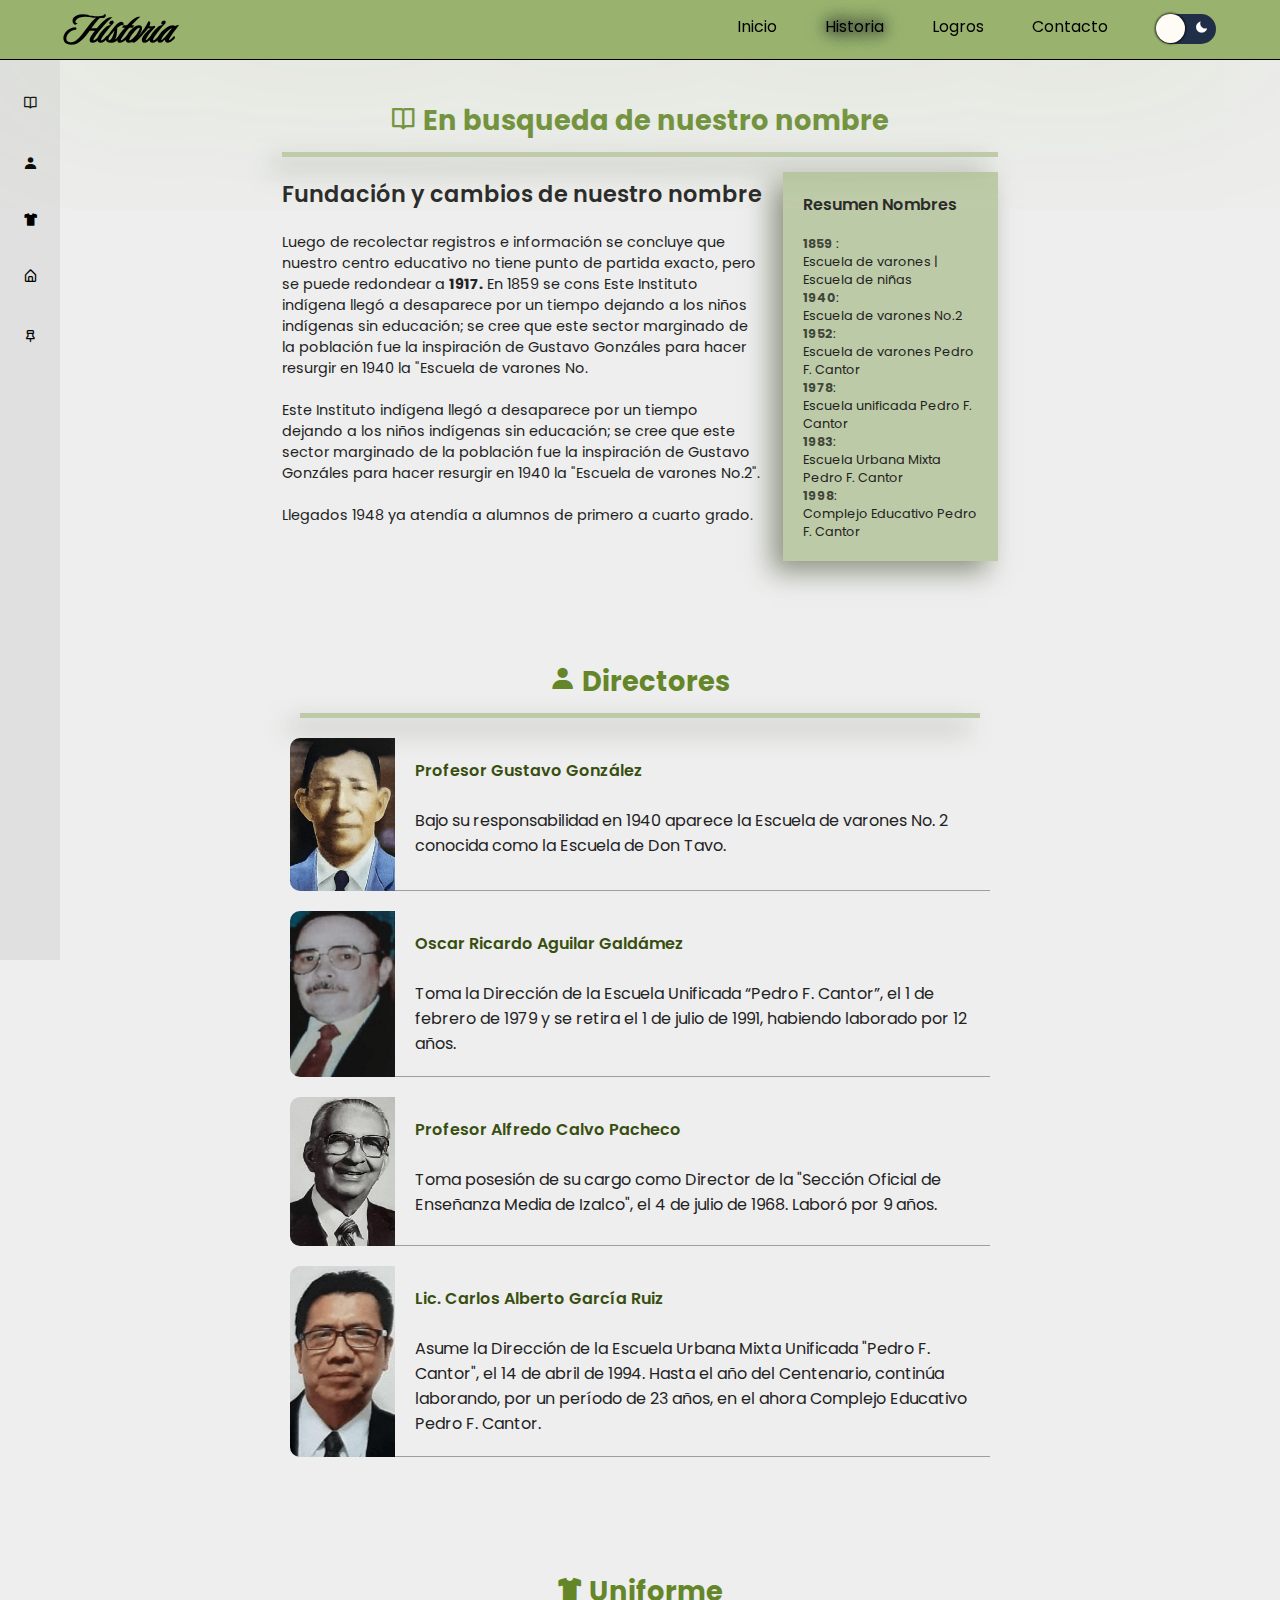
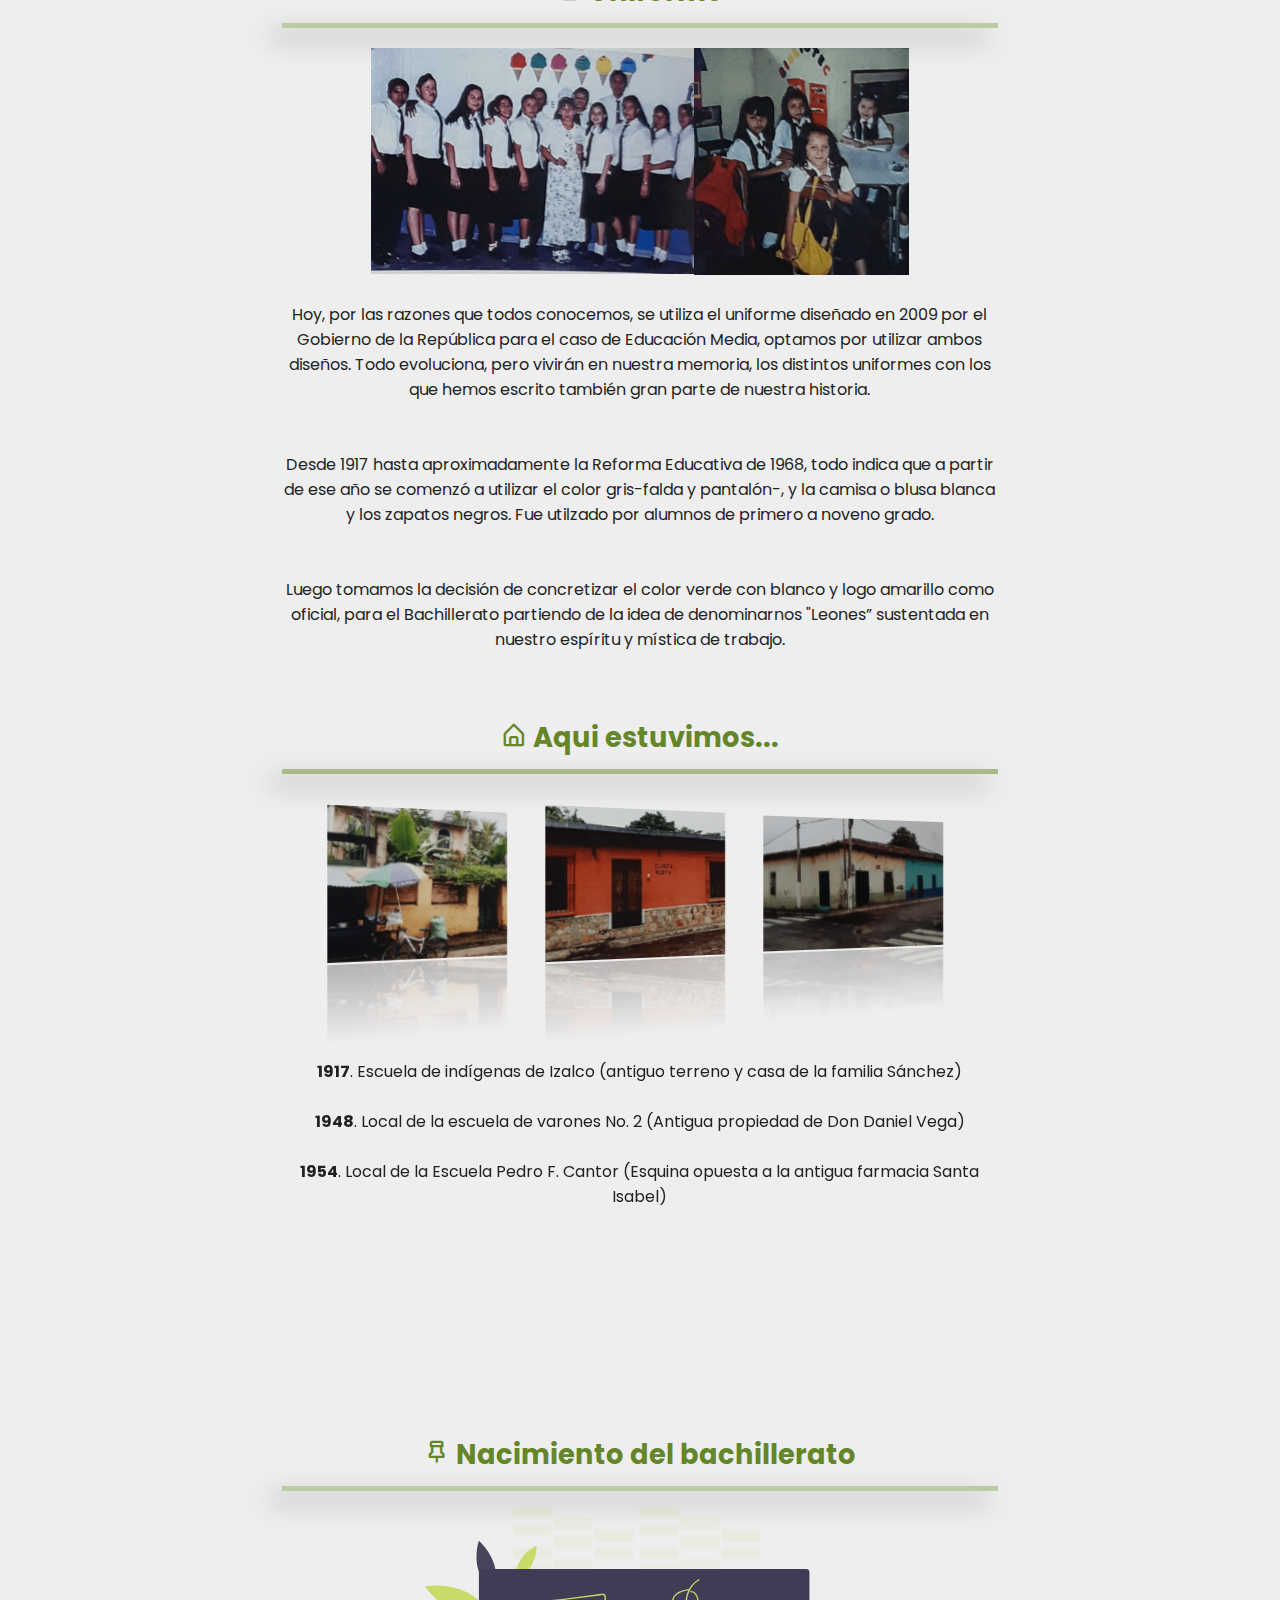
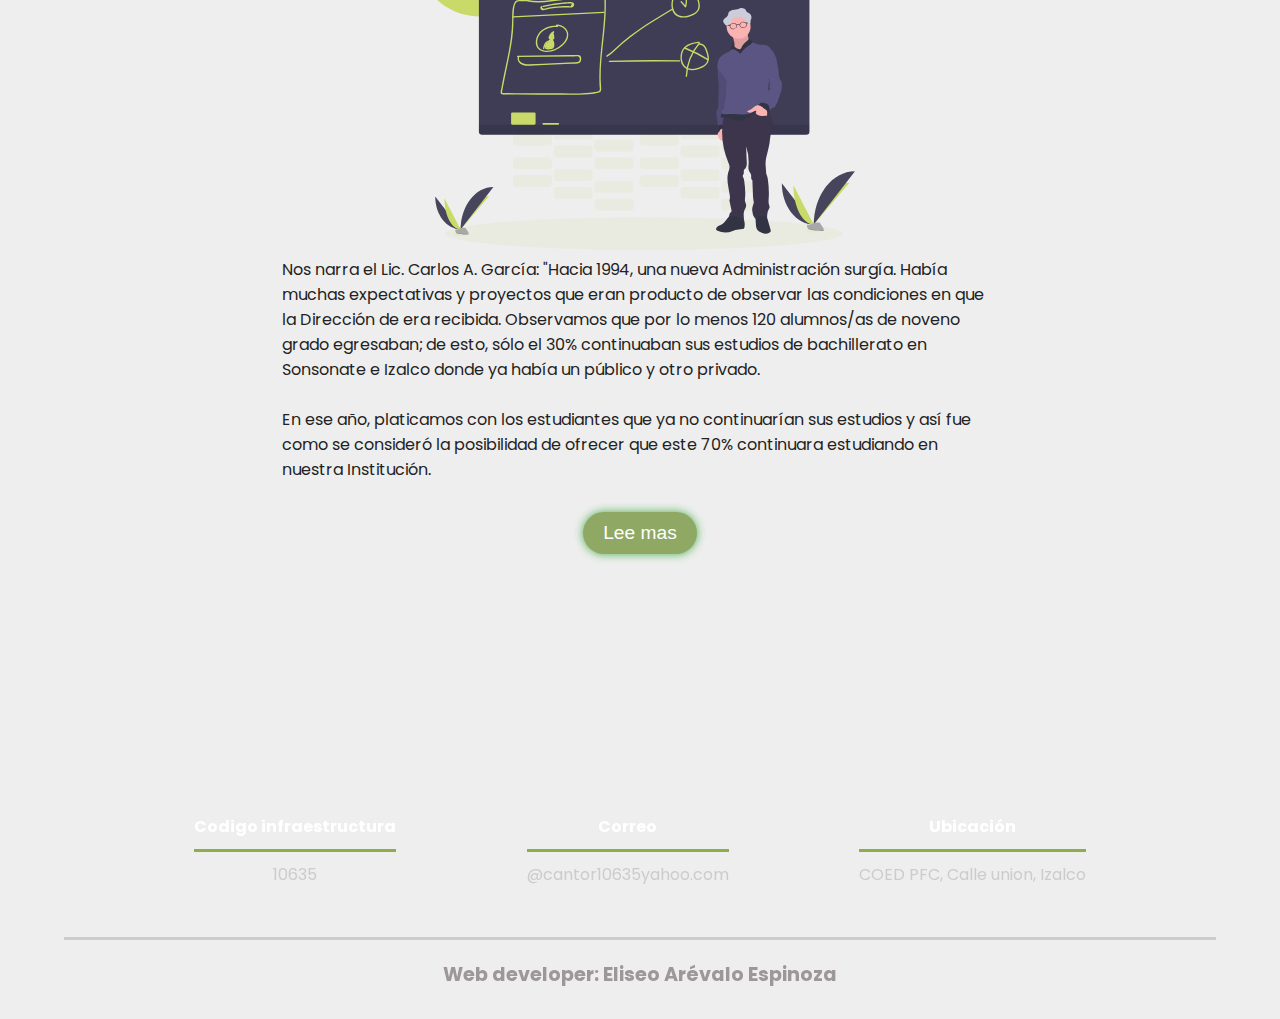
<file: historia.html>
<!DOCTYPE html>
<html lang="es">
<head>
    <meta charset="UTF-8">
    <meta http-equiv="X-UA-Compatible" content="IE=edge">
    <meta name="viewport" content="width=device-width, initial-scale=1.0">
    <title>HISTORIA | PFC</title>
    <link rel="stylesheet" href="./assets/css/estilos_generales.css">

    <link rel="stylesheet" href="./assets/css/historia.css">
    
    <link href='https://unpkg.com/boxicons@2.1.1/css/boxicons.min.css' rel='stylesheet'>
</head>
<body>

    <nav class="nav">

        <div class="nav__container">

            <h1 class="nav__logo">Historia</h1>

            <input type="checkbox" id="menu" class="nav__input">
            <label for="menu" class="nav__label">


                <div class="nav__img" id="menu" onclick="myFunction(this)">
                    <div class="linea-1"></div>
                    <div class="linea-2"></div>
                    <div class="linea-3"></div>
                </div>
                  <!-- <div class="menu-container" id="menu"></div> -->
 


                   <!-- <img src="./assets/svg/menu.svg" class="nav__img" alt=""> -->
               
            </label>

           


            <div class="nav__menu">
                <a href="./index.html" class="nav__item">Inicio</a>
                <a href="./historia.html" class="nav__item" id="actual-item">Historia</a>
                <a href="#" class="nav__item">Logros</a>
                <a href="#" class="nav__item">Contacto</a>

                <ul>
                    <button class="bdark " id="bdark">
                        <span><i class='bx bxs-sun'></i></span>
                        <span><i class='bx bxs-moon' ></i></span>
                        
                </ul
            </div>
            

        </div>
    </nav>



    <div class="area"></div>
    <nav class="main-menu" >
        <ul class="aaa">
            <li class="has-subnav">
                <a href="#">
                   <p class="fa"> <i class='bx bx-book-open'></i> </p>
                    <span class="nav-text">
                        En busqueda de nuestro nombre
                    </span>
                </a>
                
            </li>
            <li class="has-subnav">
                <a href="#directores">
                    <p class="fa"> <i class='bx bxs-user'></i> </p>
                    <span class="nav-text">
                        Directores
                    </span>
                </a>
                
            </li>
            <li class="has-subnav">
                <a href="#uniforme">
                    <p class="fa"> <i class='bx bxs-t-shirt'></i> </p>
                    <span class="nav-text">
                        Uniforme
                    </span>
                </a>
                
            </li>
            <li class="has-subnav">
                <a href="#aqui">
                    <p class="fa"> <i class='bx bx-home-alt'></i>  </p>
                    <span class="nav-text">
                        Aqui estuvimos
                    </span>
                </a>
                
            </li>
            <li class="has-subnav">
                <a href="#bachillerato">
                    <p class="fa"> <i class='bx bx-pin'></i> </p>
                    <span class="nav-text">
                        Nacimiento del bachillerato
                    </span>
                </a>
              <!--  
            </li>
            <li class="has-subnav">
                <a href="#">
                   <i class="fa"> T</i>
                    <span class="nav-text">
                        Forms
                    </span>
                </a>
                
            </li>
            <li class="has-subnav">
                <a href="#">
                   <i class="fa">N</i>
                    <span class="nav-text">
                        Forms
                    </span>
                </a>
                
            </li>
            <li class="has-subnav">
                <a href="#">
                   <i class="fa">O</i>
                    <span class="nav-text">
                        Forms
                    </span>
                </a>
                
            </li>
            <li class="has-subnav">
                <a href="#">
                   <i class="fa">C</i>
                    <span class="nav-text">
                        Forms
                    </span>
                </a>
                
            </li> -->
        </ul>

        
    </nav>


    



<main>

 



    <div class="general-div">
        <h1 class="title-seccion"><i class='bx bx-book-open'></i> En busqueda de nuestro nombre</h1>

        <hr>
        
        

        <div id="left">
            <h2>Fundación y cambios de nuestro nombre</h2> <br>
        <p id="p">Luego de recolectar registros e información se concluye que nuestro centro educativo no tiene punto de partida exacto, pero se puede redondear a <strong>1917.</strong> 
            En 1859 se cons Este Instituto indígena llegó a desaparece por un tiempo dejando a los niños indígenas sin educación; se cree que este sector marginado de la población fue la inspiración de Gustavo Gonzáles para hacer resurgir en 1940 la "Escuela de varones No. 
            <br> <br>
        <p id="p">Este Instituto indígena llegó a desaparece por un tiempo dejando a los niños indígenas sin educación; se cree que este sector marginado de la población fue la inspiración de Gustavo Gonzáles para hacer resurgir en 1940 la "Escuela de varones No.2". <br> <br> Llegados 1948 ya atendía a alumnos de primero a cuarto grado.</p>
        </div>

        <div id="rigth">
            <h2>Resumen Nombres</h2> <br>
            <p><strong>1859</strong> : <br>  Escuela de varones | Escuela de niñas</p> 
            <p><strong>1940</strong>: <br> Escuela de varones No.2 </p> 
            <p><strong>1952</strong>: <br> Escuela de varones Pedro F. Cantor</p> 
            <p><strong>1978</strong>: <br> Escuela unificada Pedro F. Cantor</p> 
            <p><strong>1983</strong>: <br> Escuela Urbana Mixta Pedro F. Cantor</p> 
            <p><strong>1998</strong>: <br> Complejo Educativo Pedro F. Cantor</p>
 

        </div>


        <div> 

        </div>



      
        <div id="down">
            <div class="general-div">

                <h1 class="title-seccion"   id="directores"><i class='bx bxs-user'></i> Directores</h1>
        
                <hr>
            
            <div class="directores">
                <img class="izquierda" src="./img/historia/GustavoGonzales.png">
                <aside> <b> Profesor Gustavo González </b> <br> <br>
                    Bajo su responsabilidad en 1940 aparece la Escuela de varones No. 2 conocida como la Escuela de Don Tavo.</aside>
                <div class="reset"></div>
              </div>

               <br>

               <div class="directores">
                <img class="derecha" src="./img/historia/OscarRicardo.png">
                <aside> <b> Oscar Ricardo Aguilar Galdámez</b> <br> <br>
                    Toma la Dirección de la Escuela Unificada “Pedro F. Cantor”, el 1 de febrero de 1979 y se retira el 1 de julio de 1991, habiendo laborado por 12 años.</aside>
                
              </div>

              <br>

              <div class="directores">
                <img class="izquierda" src="./img/historia/3.png">
                <aside> <b>Profesor Alfredo Calvo Pacheco</b> <br> <br>
                    Toma posesión de su cargo como Director de la "Sección Oficial de Enseñanza Media de Izalco", el 4 de julio de 1968. Laboró por 9 años.</aside>
                <div class="reset"></div>
              </div>

              <br>

              <div class="directores">
                <img class="derecha" src="./img/historia/Carlos.png">
                <aside> <b>Lic. Carlos Alberto García Ruiz</b> <br> <br>
                    Asume la Dirección de la Escuela Urbana Mixta Unificada "Pedro F. Cantor", el 14 de abril de 1994. Hasta el año del Centenario, continúa laborando, por un período de 23 años, en el ahora Complejo Educativo Pedro F. Cantor.</aside>
                <div class="reset" id="uniforme"></div>
              </div>
              
            </div>
        </div>


    
        

        <section class="slider-uniforme">

            <h1 class="title-seccion"><i class='bx bxs-t-shirt'></i> Uniforme</h1>

            <hr>
        <div class="slider">
            <ul>
                <li><img src="./img/historia/SLIDERuniforme/slider1.png""></li>
                <li><img src="./img/historia/SLIDERuniforme/slider2.png"></li>
                <li><img src="./img/historia/SLIDERuniforme/slider3.png"></li>
                <li><img src="./img/historia/SLIDERuniforme/slider4.jpg"></li>
            </ul>
        </div>

        <div class="uniforme-">
            <p>Hoy, por las razones que todos conocemos, se utiliza el uniforme diseñado en 2009 por el Gobierno de la República para el caso de Educación Media,
                optamos por utilizar ambos diseños. Todo evoluciona, pero vivirán en nuestra memoria, 
               los distintos uniformes con los que hemos escrito también gran parte de nuestra historia.</p>
               <br> <br>
           <p>Desde 1917 hasta aproximadamente la Reforma Educativa de 1968, todo indica que a partir de ese año se comenzó a utilizar el color gris-falda y pantalón-, y la camisa o blusa blanca y los zapatos negros. Fue utilzado por alumnos de primero a noveno grado.</p>  <br>
           <br>
           <p>Luego tomamos la decisión de concretizar el color verde con blanco y logo amarillo como oficial, para el Bachillerato partiendo de la idea de denominarnos "Leones” sustentada en nuestro espíritu y mística de trabajo.</p> <br>
        </div> 


        

        </section>


        


        <section class="aquiEstuvimos" id="aqui">
            <h1 class="title-seccion"><i class='bx bx-home-alt'></i> Aqui estuvimos...</h1>
            <div class="linea"></div>
        
            <hr>
        
            <div class="container-t">
                <img src="./img/historia/terreno-1.png" alt=""> 
                <img src="./img/historia/terreno-2.png" alt=""> 
                <img src="./img/historia/terreno-3.png" alt="">
        
            </div>

            <div class="aquiEstuvimos__txt">


                <p> <b>1917</b>. Escuela de indígenas de Izalco (antiguo terreno y casa de la familia Sánchez) </p>  <br>
                <p>  <b>1948</b>. Local de la escuela de varones No. 2 (Antigua propiedad de Don Daniel Vega)  </p>     <br>
                <p>  <b>1954</b>. Local de la Escuela Pedro F. Cantor (Esquina opuesta a la antigua farmacia Santa Isabel)</p>   <br>

            </div>


        </section>




        <article class="bachillerato" id="bachillerato">

            <h1 class="title-seccion"   id="directores"><i class='bx bx-pin'></i> Nacimiento del bachillerato</h1>
        
                <hr>

                <div class="conten__b_img">
                    <img src="./assets/svg/teacher.svg" alt="">
                </div>

            

            <section class="bachillerato__txt">


                <p>Nos narra el Lic. Carlos A. García:
                    "Hacia 1994, una nueva Administración surgía. Había muchas expectativas y proyectos que eran producto de observar las condiciones en que la Dirección de era recibida. Observamos que por lo menos 120 alumnos/as de noveno grado egresaban; de esto, sólo el 30% continuaban sus estudios de bachillerato en Sonsonate e Izalco donde ya había un público y otro privado.   <br> <br>
                    En ese año, platicamos con los estudiantes que ya no continuarían sus estudios y así fue como se consideró la posibilidad de ofrecer que este 70% continuara estudiando en nuestra Institución. <br> </p>
               
                <span class="hide" id="hideText">
                    <p>
                    Nos abocamos al Profesor Braulio Antonio Jerez Mangandi quien en ese tiempo fungia como Supervisor Nacional de Educación, planteándole nuestra idea de ampliar nuestros servicios educativos. La idea le pareció factible y nos recomendó hablar con la Dirección Departamental de Educación de Sonsonate; con el aval de esta oficina, presentamos la Solicitud de Ampliación de Servicios; en 1997 nos aventuramos a iniciar con el Bachillerato General; para ello, se buscó al Personal Docente nuestro y algunos profesores, horas y clases fueron pagados con fondos propios. <br>
                    De los estudiantes que egresaron del 9. grado en 1996, solamente 7 creyeron en el proyecto: Nery Bladimir Fraile Jiménez, Virginia Geraldine Fraile Rodríguez, Maria Alicia Leiva Palacios, Roxana del Carmen Morales Díaz, Marta Elena Musto Najo, William Oswaldo Ramírez Másin, José Francisco Recinos Molina, Carolina Patricia Sánchez Gómez y Lorena Patricia Santamaría Recinos. <br> <br>
                    Por la poca cantidad de estudiantes, optamos por salir a “conquistar” exalumnos que habían egresado de 9° grado en años anteriores; los profesores Lilian Areli González, Sara Yudis de Rodríguez, Carmen Aragón de Sigüenza y
                    Francisco David González, lograron “convencer” a 12 exalumnos y fue así como se formó la primera sección de primer Año de Bachillerato General, integrada por 17 alumnos/as. <br>
                    Iniciamos en enero de 1997 en medio de muchas dudas y comentarios tanto internos como externos, sobresaliendo la idea que nuestro Bachillerato era una "Isla de la Fantasía" y otros comentarios más fuertes como:
                    "Carlos está loco", “Crear un Bachillerato... ¡Están locos!", "Ya se van a venir abajo”, entre otros tantos.
                    Traemos esto a colación estimados lectores, para que conozcamos los retos que tuvimos que afrontar y que felizmente hoy, al ver hacia atrás, sin dudar decimos que supimos superarlos.
                    </p>
                </span>

                    
                

            </section>
            <button class="readMore_btn" id="hideText_btn">Leer más</button>
        </article>
        
        
 


    
</main>
      


<div class="vacio"></div>







<footer>
    <div class="contenedor-footer">
        <div class="content-foo">
            <h4>Codigo infraestructura</h4>
            <p>10635</p>
        </div>
        <div class="content-foo">
            <a href="@cantor10635yahoo.com">
            <h4>Correo</h4>
            <p>@cantor10635yahoo.com</p>   </a>
        </div>
        <div class="content-foo">
            <a href="https://goo.gl/maps/NzwNG1ThP9nWfFgz8">
            <h4>Ubicación</h4>
            <p>COED PFC, Calle union, Izalco</p>       </a>
        </div>
    </div>
    <h2 class="titulo-final"> </h2>
    <h2 class="titulo-final" >Web developer: Eliseo Arévalo Espinoza </h2>
    
    <!--<h3 class="titulo-final" > Yeimi Mendez  - Diseñador web</h3>
    <h3 class="titulo-final" > Sarai Hidalgo   - Desarrollador web</h3>
    <h3 class="titulo-final" > Kenia Arévalo - Desarrollador web</h3>
    <h3 class="titulo-final" > Carlos Pasin - Desarrollador web</h3>
    <h3 class="titulo-final" > Marilyn Alfaro - Desarrollador web</h3>-->
</footer>
    


<script src="./js/main.js"></script>
<script src="./js/dark.js"></script>
<script src="./js/recordarButton.js"></script>
<script src="./js/menu.js"></script>
</body>
</html>
</file>
<file: assets/css/estilos_generales.css>
@import url("https://fonts.googleapis.com/css2?family=Montserrat+Alternates:ital,wght@0,100;0,200;0,300;0,500;1,100;1,200;1,300;1,400;1,500&family=Open+Sans:wght@300;500;700&family=Poppins:wght@300;400;600;700&display=swap");@import url("https://fonts.googleapis.com/css2?family=Luxurious+Script&display=swap");.noticiasAvisos{padding:5px;font-weight:700;color:#5ad67d;text-align:center}.blog-card,.noticiasAvisos{display:-webkit-box;display:-ms-flexbox;display:flex;-webkit-box-orient:vertical;-webkit-box-direction:normal;-ms-flex-direction:column;flex-direction:column;margin:1rem auto;width:100%;-webkit-box-shadow:0 3px 7px -1px rgba(0,0,0,0.1);box-shadow:0 3px 7px -1px rgba(0,0,0,0.1);margin-bottom:1.6%;background:#fff;line-height:1.4;border-radius:5px;overflow:hidden;z-index:0}.blog-card a,.noticiasAvisos a{color:inherit}.blog-card a:hover,.noticiasAvisos a:hover{color:#5ad67d}.blog-card:hover .photo,.noticiasAvisos:hover .photo{-webkit-transform:scale(1.3) rotate(3deg);transform:scale(1.3) rotate(3deg)}.blog-card .meta,.noticiasAvisos .meta{position:relative;z-index:0;height:200px}.blog-card .photo,.noticiasAvisos .photo{position:absolute;top:0;right:0;bottom:0;left:0;background-size:cover;background-position:center;-webkit-transition:-webkit-transform .2s;transition:-webkit-transform .2s;transition:transform .2s;transition:transform .2s, -webkit-transform .2s}.blog-card .details,.blog-card .details ul,.noticiasAvisos .details,.noticiasAvisos .details ul{margin:auto;padding:0;list-style:none}.blog-card .details,.noticiasAvisos .details{position:absolute;top:0;bottom:0;left:-100%;margin:auto;-webkit-transition:left .2s;transition:left .2s;background:rgba(0,0,0,0.6);color:#fff;padding:10px;width:100%;font-size:.9rem}.blog-card .details a,.noticiasAvisos .details a{-webkit-text-decoration:dotted underline;text-decoration:dotted underline}.blog-card .details ul li,.noticiasAvisos .details ul li{display:inline-block}.blog-card .details .author:before,.noticiasAvisos .details .author:before{font-family:FontAwesome;margin-right:10px;content:"\f007"}.blog-card .details .date:before,.noticiasAvisos .details .date:before{font-family:FontAwesome;margin-right:10px;content:"\f133"}.blog-card .details .tags ul:before,.noticiasAvisos .details .tags ul:before{font-family:FontAwesome;content:"\f02b";margin-right:10px}.blog-card .details .tags li,.noticiasAvisos .details .tags li{margin-right:2px}.blog-card .details .tags li:first-child,.noticiasAvisos .details .tags li:first-child{margin-left:-4px}.blog-card .description,.noticiasAvisos .description{padding:1rem;background:#fff;position:relative;z-index:1}.blog-card .description h1,.blog-card .description h2,.noticiasAvisos .description h1,.noticiasAvisos .description h2{font-family:Poppins, sans-serif}.blog-card .description h1,.noticiasAvisos .description h1{line-height:1;margin:0;font-size:1.7rem}.blog-card .description h2,.noticiasAvisos .description h2{font-size:1rem;font-weight:300;text-transform:uppercase;color:#a2a2a2;margin-top:5px}.blog-card .description .read-more,.noticiasAvisos .description .read-more{text-align:right}.blog-card .description .read-more a,.noticiasAvisos .description .read-more a{color:#5ad67d;display:inline-block;position:relative}.blog-card .description .read-more a:after,.noticiasAvisos .description .read-more a:after{content:"\f061";font-family:FontAwesome;margin-left:-10px;opacity:0;vertical-align:middle;-webkit-transition:margin .3s, opacity .3s;transition:margin .3s, opacity .3s}.blog-card .description .read-more a:hover:after,.noticiasAvisos .description .read-more a:hover:after{margin-left:5px;opacity:1}.blog-card p,.noticiasAvisos p{position:relative;margin:1rem 0 0}.blog-card p:first-of-type,.noticiasAvisos p:first-of-type{margin-top:1.25rem}.blog-card p:first-of-type:before,.noticiasAvisos p:first-of-type:before{content:"";position:absolute;height:5px;background:#5ad67d;width:35px;top:-0.75rem;border-radius:3px}.blog-card:hover .details,.noticiasAvisos:hover .details{left:0%}@media (min-width: 640px){.blog-card,.noticiasAvisos{-webkit-box-orient:horizontal;-webkit-box-direction:normal;-ms-flex-direction:row;flex-direction:row;max-width:700px}.blog-card .meta,.noticiasAvisos .meta{-ms-flex-preferred-size:40%;flex-basis:40%;height:auto}.blog-card .description,.noticiasAvisos .description{-ms-flex-preferred-size:60%;flex-basis:60%}.blog-card .description:before,.noticiasAvisos .description:before{-webkit-transform:skewX(-3deg);transform:skewX(-3deg);content:"";background:#fff;width:30px;position:absolute;left:-10px;top:0;bottom:0;z-index:-1}.blog-card.alt,.noticiasAvisos.alt{-webkit-box-orient:horizontal;-webkit-box-direction:reverse;-ms-flex-direction:row-reverse;flex-direction:row-reverse}.blog-card.alt .description:before,.noticiasAvisos.alt .description:before{left:inherit;right:-10px;-webkit-transform:skew(3deg);transform:skew(3deg)}.blog-card.alt .details,.noticiasAvisos.alt .details{padding-left:25px}}body.darkmode .description,body.darkmode .noticiasAvisos{background-color:#0d131a}body.darkmode .description::before,body.darkmode .noticiasAvisos::before{background:#080b0f}body.darkmode .blog-card{background:#0d131a}.nav__img{display:-webkit-box;display:-ms-flexbox;display:flex;-webkit-box-orient:vertical;-webkit-box-direction:normal;-ms-flex-direction:column;flex-direction:column;-webkit-box-pack:center;-ms-flex-pack:center;justify-content:center;-webkit-box-align:center;-ms-flex-align:center;align-items:center;cursor:pointer}.linea-1,.linea-2,.linea-3{width:40px;height:8px;border-radius:10px;background-color:#292929;margin:3px 0px}.change .linea-1{-webkit-transform:rotate(-45deg) translate(3px, -2px);transform:rotate(-45deg) translate(3px, -2px);position:absolute;background-color:rgba(0,0,0,0.753)}.change .linea-2{-webkit-transform:translateX(10px);transform:translateX(10px);opacity:0}.change .linea-3{background-color:#000;-webkit-transform:rotate(45deg) translate(-6px, -7px);transform:rotate(45deg) translate(-6px, -7px)}body.darkmode .linea-1,body.darkmode .linea-2,body.darkmode .linea-3{background-color:#8fa864;-webkit-box-shadow:-1px 1px 100px #73a811af;box-shadow:-1px 1px 100px #73a811af}body.darkmode .change.linea-1{background-color:#8fa864;-webkit-box-shadow:-11px 11px 25px #424d2e8c;box-shadow:-11px 11px 25px #424d2e8c}body.darkmode .change.linea-4{background-color:#8fa864;-webkit-box-shadow:-11px 11px 25px #424d2e8c;box-shadow:-11px 11px 25px #424d2e8c}.bdark{background:#202e47;display:-webkit-box;display:-ms-flexbox;display:flex;position:relative;cursor:pointer;outline:none;border:none;border-radius:1rem;-webkit-box-align:center;-ms-flex-align:center;align-items:center;-webkit-box-pack:justify;-ms-flex-pack:justify;justify-content:space-between}.bdark span{width:30px;height:30px;line-height:30px;display:block;color:#fff;background:none}.bdark::after{display:block;background:#fffbf5;width:1.8rem;height:1.8rem;position:absolute;top:0;left:0;right:unset;border-radius:50%;-webkit-box-shadow:0 0 1.5px 1.5px rgba(0,0,0,0.5);box-shadow:0 0 1.5px 1.5px rgba(0,0,0,0.5);content:''}.bdark.active{background-color:#8fa864fa;-webkit-box-shadow:-1px 1px 50px #73a811af;box-shadow:-1px 1px 50px #73a811af}.bdark.active::after{left:unset;right:0}/*!ESTILOS NOCHE Y DIA*/body{background-color:#eee;color:#222;padding:0}body.darkmode{background:#0d131a;color:#ccc}main{background-color:#eee}body.darkmode main{background:#0d131a}.uno{width:100%}.phrase{display:-webkit-inline-box;display:-ms-inline-flexbox;display:inline-flex;color:#fff;font-size:1.2vw}.words{overflow:hidden;height:1em;margin-left:0em;color:#808080}.words i{display:block;font-style:normal;font-family:sans-serif;-webkit-animation:textRotate 
 8000ms
 700ms
 infinite;animation:textRotate 
 8000ms
 700ms
 infinite;-webkit-transition:0.3;transition:0.3}@-webkit-keyframes textRotate{0%{-webkit-transform:translateY(0%);transform:translateY(0%);color:#888}15%{-webkit-transform:translateY(0%);transform:translateY(0%);color:#888}25%{-webkit-transform:translateY(0%);transform:translateY(0%);color:rgba	#888}35%{-webkit-transform:translateY(-112%);transform:translateY(-112%);color:#6e8053}50%{-webkit-transform:translateY(-100%);transform:translateY(-100%);color:#95be51}60%{-webkit-transform:translateY(-212%);transform:translateY(-212%);color:#51be7e}75%{-webkit-transform:translateY(-200%);transform:translateY(-200%);color:#51bea6}85%{-webkit-transform:translateY(-312%);transform:translateY(-312%);color:#5a3ed6}95%{-webkit-transform:translateY(-300%);transform:translateY(-300%);color:#5a3ed6}100%{-webkit-transform:translateY(0);transform:translateY(0);color:#888}}@keyframes textRotate{0%{-webkit-transform:translateY(0%);transform:translateY(0%);color:#888}15%{-webkit-transform:translateY(0%);transform:translateY(0%);color:#888}25%{-webkit-transform:translateY(0%);transform:translateY(0%);color:rgba	#888}35%{-webkit-transform:translateY(-112%);transform:translateY(-112%);color:#6e8053}50%{-webkit-transform:translateY(-100%);transform:translateY(-100%);color:#95be51}60%{-webkit-transform:translateY(-212%);transform:translateY(-212%);color:#51be7e}75%{-webkit-transform:translateY(-200%);transform:translateY(-200%);color:#51bea6}85%{-webkit-transform:translateY(-312%);transform:translateY(-312%);color:#5a3ed6}95%{-webkit-transform:translateY(-300%);transform:translateY(-300%);color:#5a3ed6}100%{-webkit-transform:translateY(0);transform:translateY(0);color:#888}}*{margin:0;padding:0;-webkit-box-sizing:border-box;box-sizing:border-box}body{font-family:'Open Sans', sans-serif;font-family:'Poppins', sans-serif}.nav{background:#99b36e;-webkit-box-shadow:.1px .1px 200px #cedaba;box-shadow:.1px .1px 200px #cedaba;border-bottom:1px solid #000;height:60px;color:#000;z-index:5;position:fixed;z-index:500;width:100%}.nav .nav__container{display:-webkit-box;display:-ms-flexbox;display:flex;height:100%;width:90%;margin:auto;-webkit-box-pack:justify;-ms-flex-pack:justify;justify-content:space-between;-webkit-box-align:center;-ms-flex-align:center;align-items:center}.nav__logo{font-size:3rem;font-weight:600;font-family:'Luxurious Script', cursive}.nav__menu{display:-ms-grid;display:grid;grid-auto-flow:column;gap:3em;color:#000}#actual-item{text-shadow:rgba(0,0,0,0) 0px 0px 5px,rgba(0,0,0,0.555) 0px 0px 10px,rgba(0,0,0,0.623) 0px 0px 15px,#0b135e 0px 0px 20px}.nav__item{color:#000;text-decoration:none;--clippy: polygon(0 0, 0 0, 0 100%, 0% 100%)}.nav__label,.nav__input{display:none}.nav__item::after{content:"";display:block;background-color:#0000007e;width:100%;margin-top:3px;height:3px;-webkit-clip-path:var(--clippy);clip-path:var(--clippy);-webkit-transition:-webkit-clip-path .3s;transition:-webkit-clip-path .3s;transition:clip-path .3s;transition:clip-path .3s, -webkit-clip-path .3s}.nav__item:hover{--clippy: polygon(0 0, 100% 0, 100% 100%, 0 100%)



}.nav__item#actual-item:hover{--clippy: polygon(0 0, 0 0, 0 100%, 0% 100%)}/*!DARK MODE HOVER MENU*/body.darkmode #actual-item{color:#e7e7e7;text-shadow:#9c9c9c 0px 0px 5px,#9b9b9b 0px 0px 10px,#fff 0px 0px 15px}/*!MEDIA QUERIES*/@media (max-width: 700px){.nav__label{display:block;cursor:pointer}.nav__menu{position:fixed;top:60px;bottom:0;font-weight:700;background:rgba(196,196,196,0.999);backdrop-filter:blur(7px);-webkit-backdrop-filter:blur(7px);border:1px solid rgba(255,255,255,0.18);width:100%;left:0;display:-webkit-box;display:-ms-flexbox;display:flex;-webkit-box-pack:space-evenly;-ms-flex-pack:space-evenly;justify-content:space-evenly;-webkit-box-orient:vertical;-webkit-box-direction:normal;-ms-flex-direction:column;flex-direction:column;-webkit-box-align:center;-ms-flex-align:center;align-items:center;-webkit-transition:-webkit-clip-path .3s ease-in-out;transition:-webkit-clip-path .3s ease-in-out;transition:clip-path .3s ease-in-out;transition:clip-path .3s ease-in-out, -webkit-clip-path .3s ease-in-out;/*!circle de animacion*/-webkit-clip-path:circle(.1% at 93% 0);clip-path:circle(.1% at 93% 0)}/*!DARK MODE ESTILS*/body.darkmode .nav__menu{background:#0d131a;backdrop-filter:blur(7px);-webkit-backdrop-filter:blur(7px);border:1px solid rgba(255,255,255,0.18)}}body.darkmode .nav__item{color:#e9e9e9}.nav__input:checked ~ .nav__menu{-webkit-clip-path:circle(150% at center);clip-path:circle(150% at center)}.acto{-webkit-clip-path:circle(100% at center);clip-path:circle(100% at center)}.nav__imga{-webkit-filter:opacity(100%);filter:opacity(100%);position:relative;z-index:10}body.darkmode .nav__item::after{background:rgba(255,255,255,0.473)}body.darkmode .nav{background:#0d131a;-webkit-box-shadow:.1px .1px 100px #115fa8af;box-shadow:.1px .1px 100px #115fa8af}body.darkmode .nav__logo{color:#8fa864fa}/*!---------------------------------------------------------------------------------------------------*//*!---------------------------------------------------------------------------------------------------*//*! F O O T E R               - - - - - - - - - - - - - - - - - - - - - - - - - - - - - - - - - - - - *//*!---------------------------------------------------------------------------------------------------*//*!---------------------------------------------------------------------------------------------------*/footer{width:100%;height:auto;background:#000;background:-webkit-gradient(linear, left top, right top, from(rgba(0,0,0,0.87)), to(rgba(0,0,0,0.541))),url(./backs/lion2.jpg);background:linear-gradient(to right, rgba(0,0,0,0.87), rgba(0,0,0,0.541)),url(./backs/lion2.jpg);background-size:cover;background-attachment:fixed;background-position:center;overflow:hidden;margin-bottom:0;position:relative;padding:60px 0 30px 0;overflow:hidden;z-index:50}.contenedor-footer{display:-webkit-box;display:-ms-flexbox;display:flex;width:90%;-webkit-box-pack:space-evenly;-ms-flex-pack:space-evenly;justify-content:space-evenly;margin:auto;padding-bottom:50px;border-bottom:3px solid #ccc}.content-foo{text-align:center}.content-foo h4{color:#fff;border-bottom:3px solid  #8caf4c;padding-bottom:10px;margin-bottom:10px}.content-foo p{color:#ccc}.titulo-final{text-align:center;font-size:1.5vw;margin:20px 0 0 0;color:#9e9797}footer a{text-decoration:none}@media (max-width: 700px){footer{border-top-left-radius:0}.contenedor-footer{-webkit-box-orient:vertical;-webkit-box-direction:normal;-ms-flex-direction:column;flex-direction:column;border:none}.content-foo{margin-bottom:20px;text-align:center}.content-foo h4{border:none}.content-foo p{color:#ccc;border-bottom:1px solid #f2f2f2;padding-bottom:20px}.titulo-final{font-size:15px}}
/*# sourceMappingURL=estilos_generales.css.map */
</file>
<file: assets/css/historia.css>
*{margin:0;padding:0}main{width:70%;margin:auto;-webkit-animation:texto 1.5s;animation:texto 1.5s}@media (max-width: 700px){main{width:95%}}@-webkit-keyframes texto{from{opacity:0}to{opacity:1}}@keyframes texto{from{opacity:0}to{opacity:1}}:root{--greenCantor:#8fa86483;--greenTitleDark:#8fa864;--a:#87ac47}body.darkmode .title-seccion{text-shadow:none}hr{height:5px;background:var(--greenCantor);-webkit-box-shadow:-11px 11px 25px #424d2e8c;box-shadow:-11px 11px 25px #424d2e8c;border:none;margin-bottom:15px}.title-seccion{font-size:1.7rem;color:#648629;margin-bottom:10px;text-align:center}body.darkmode .title-seccion{color:var(--greenTitleDark)}.general-div{top:100px;position:relative;width:80%;min-width:700px;height:auto;text-align:left;margin:auto}.general-div #rigth{float:right;position:relative;width:30%;height:auto;background-color:#8fa86483;font-size:.8rem;-webkit-box-shadow:-11px 11px 25px #424d2e8c;box-shadow:-11px 11px 25px #424d2e8c;padding:20px;overflow:auto;border-radius:calc(var(--curve) * 1px) 0 0 0}.general-div #rigth strong{font-weight:bolder;color:rgba(0,0,0,0.658)}.general-div #rigth h2{font-size:1rem;font-weight:600}.general-div #left{width:67%;height:auto;float:left;font-size:.9rem;padding-top:5px;border-radius:10px;overflow:hidden;text-align:left}.general-div #left h2{font-size:1.4rem;font-weight:600}@media (max-width: 810px){.general-div{width:95%;min-width:100px;margin:auto}.general-div .title-seccion{font-size:1.2rem;text-align:center}.general-div #rigth{float:none;width:100%;height:auto;text-align:center}.general-div #rigth h2{font-size:1rem;font-weight:600}.general-div #left{float:none;width:100%;height:auto;text-align:center;margin:auto}.general-div #left h2{font-size:1rem;font-weight:600;margin:0}.general-div p{width:100%}}#down{width:100%;margin-bottom:50px;position:relative;height:900px;background-color:transparent;font-size:1rem;float:left}#down .directores{position:relative;width:100%;margin:10px auto;display:-webkit-inline-box;display:-ms-inline-flexbox;display:inline-flex;border-radius:10px}#down hr{margin:10px}#down aside{border-bottom:solid 1px #0005;padding:20px;text-align:left;font-size:1rem}#down aside b{font-weight:600;color:#384e10}#down .directores img{-o-object-fit:cover;object-fit:cover}#down div.directores img.izquierda{float:left;border-bottom-left-radius:10px;border-top-left-radius:10px;width:15%;height:auto}#down div.directores img.derecha{height:auto;float:right;border-bottom-left-radius:10px;border-top-left-radius:10px;width:15%}@media (max-width: 810px){#down .title-seccion{font-size:1.3rem}#down aside{font-size:.8rem}#down div.directores img.derecha,#down div.directores img.izquierda{width:25%}}body.darkmode #down .directores aside b{font-weight:100;color:#a7c479}.slider-uniforme{position:relative;top:60px;min-height:300px;margin-bottom:100px}.slider-uniforme .uniforme-{width:100%;text-align:center}.slider{width:75%;height:auto;overflow:hidden;margin:20px auto}.slider ul{padding:0;display:-webkit-box;display:-ms-flexbox;display:flex;width:240%;-webkit-animation:slider 10s infinite alternate;animation:slider 10s infinite alternate;-webkit-animation-timing-function:linear;animation-timing-function:linear}.slider li{width:100%;list-style:none}.slider li img{width:100%;height:auto}@-webkit-keyframes slider{0%{margin-left:01}20%{margin-left:10}25%{margin-left:-60%}45%{margin-left:-60%}50%{margin-left:-120}70%{margin-left:-120}75%{margin-left:-300}100%{margin-left:-300}}@keyframes slider{0%{margin-left:01}20%{margin-left:10}25%{margin-left:-60%}45%{margin-left:-60%}50%{margin-left:-120}70%{margin-left:-120}75%{margin-left:-300}100%{margin-left:-300}}@media (max-width: 750px){.slider{width:95%;height:auto;margin:auto;overflow:hidden}.slider ul{padding:0;display:-webkit-box;display:-ms-flexbox;display:flex;width:240%;-webkit-animation:slider 15s infinite alternate;animation:slider 15s infinite alternate;-webkit-animation-timing-function:linear;animation-timing-function:linear}.slider li{width:100%;list-style:none}.slider li img{width:100%;height:auto}@-webkit-keyframes slider{0%{margin-left:0}20%{margin-left:0}25%{margin-left:-60%}45%{margin-left:-60%}50%{margin-left:-120}70%{margin-left:-120}75%{margin-left:-280}100%{margin-left:-280}}@keyframes slider{0%{margin-left:0}20%{margin-left:0}25%{margin-left:-60%}45%{margin-left:-60%}50%{margin-left:-120}70%{margin-left:-120}75%{margin-left:-280}100%{margin-left:-280}}}.aquiEstuvimos{position:relative;width:100%;margin:auto;height:auto;margin-top:50px;margin-bottom:200px;display:-ms-grid;display:grid;place-items:center}.aquiEstuvimos .linea{height:5px;background:#75943f94;-webkit-box-shadow:-11px 11px 25px #424d2e8c;box-shadow:-11px 11px 25px #424d2e8c;width:100%;border:none;margin-bottom:15px}.aquiEstuvimos img{width:33%;height:100%;-o-object-fit:cover;object-fit:cover;-webkit-box-reflect:below 2px linear-gradient(transparent, transparent, #0004);-webkit-transform-origin:center;transform-origin:center;-webkit-transform:perspective(800px) rotateY(25deg);transform:perspective(800px) rotateY(25deg);-webkit-transition:0.5s;transition:0.5s}.aquiEstuvimos .container-t{max-width:600px;max-height:350px;display:-webkit-box;display:-ms-flexbox;display:flex;-webkit-box-pack:center;-ms-flex-pack:center;justify-content:center;-webkit-box-align:center;-ms-flex-align:center;align-items:center;gap:20px}.aquiEstuvimos .container-t:hover img{opacity:0.3}.aquiEstuvimos .container-t img:hover{-webkit-transform:perspective(800px) rotateY(0deg);transform:perspective(800px) rotateY(0deg);opacity:1}.aquiEstuvimos .aquiEstuvimos__txt{text-align:center;position:inherit;margin-top:100px}.encendido{color:#384e10}.bachillerato{width:100%;display:-webkit-box;display:-ms-flexbox;display:flex;-webkit-box-orient:vertical;-webkit-box-direction:normal;-ms-flex-direction:column;flex-direction:column;-webkit-box-pack:center;-ms-flex-pack:center;justify-content:center;-webkit-box-align:center;-ms-flex-align:center;align-items:center;margin-bottom:300px}.bachillerato hr{height:5px;width:100%;background:var(--greenCantor);-webkit-box-shadow:-11px 11px 25px #424d2e8c;box-shadow:-11px 11px 25px #424d2e8c;border:none;margin-bottom:15px}.bachillerato .conten__b_img{width:60%;margin:auto}.bachillerato .conten__b_img img{width:100%}.bachillerato .hide{display:none}.bachillerato .ver{display:block}.bachillerato .readMore_btn{background-color:var(--greenTitleDark);border:none;border-radius:40px;color:#fff;margin-top:30px;padding:10px 20px;font-size:1.2em;-webkit-box-shadow:0px 0px 10px 0px #4caf50;box-shadow:0px 0px 10px 0px #4caf50;cursor:pointer}.bachillerato .readMore_btn:hover{-webkit-box-shadow:none;box-shadow:none;background-color:#435328b7;-webkit-transition:cubic-bezier(0.075, 0.82, 0.165, 1) 3.05s;transition:cubic-bezier(0.075, 0.82, 0.165, 1) 3.05s}body.darkmode .readMore_btn{background-color:#4c7daaad;-webkit-box-shadow:.1px .1px 70px #115fa86c;box-shadow:.1px .1px 70px #115fa86c}body.darkmode .readMore_btn:hover{background-color:#1f4f7c;-webkit-box-shadow:none;box-shadow:none}.fa{position:relative;display:table-cell;width:60px;height:36px;text-align:center;vertical-align:middle;font-weight:600;color:#000}.main-menu:hover,nav.main-menu.expanded{width:250px;overflow:visible;-webkit-transition:all 0.2s;transition:all 0.2s}@media (max-width: 700px){.main-menu{display:none}}.main-menu{background:#e0e0e0;position:fixed;top:60px;bottom:0;height:100%;left:0;width:60px;overflow:hidden;-webkit-transition:width .05s linear;transition:width .05s linear;z-index:5}.main-menu ul{position:relative}.main-menu li{position:relative;display:block;margin:20px auto;width:250px}.main-menu li>a{position:relative;display:table;border-collapse:collapse;color:#000;font-weight:600px;font-size:15px;text-decoration:none;-webkit-transition:all 0.2s linear;-webkit-transition:all .2s linear;transition:all .2s linear}.main-menu .nav-text{position:relative;display:table-cell;vertical-align:middle;width:190px}.main-menu>ul.logout{position:absolute;left:0;bottom:0}.no-touch .scrollable.hover{overflow-y:hidden}.no-touch .scrollable.hover:hover{overflow-y:auto;overflow:visible}a:hover,a:focus{text-decoration:none}nav{-webkit-user-select:none;-moz-user-select:none;-ms-user-select:none;-o-user-select:none;user-select:none}nav ul,nav li{outline:0;margin:0;padding:0}.main-menu li:hover>a,nav.main-menu li.active>a,.dropdown-menu>li>a:hover,.dropdown-menu>li>a:focus,.dropdown-menu>.active>a,.dropdown-menu>.active>a:hover,.dropdown-menu>.active>a:focus,.no-touch .dashboard-page nav.dashboard-menu ul li:hover a,.dashboard-page nav.dashboard-menu ul li.active a{color:#000;height:100%;background-color:#a7c479}body.darkmode .main-menu{background:#ffffff05}body.darkmode .main-menu li>a{color:#ffe}body.darkmode .fa{color:#fff}body.darkmode .main-menu li:hover>a,body.darkmode nav.main-menu li.active>a,body.darkmode .dropdown-menu>li>a:hover,body.darkmode .dropdown-menu>li>a:focus,body.darkmode .dropdown-menu>.active>a,body.darkmode .dropdown-menu>.active>a:hover,body.darkmode .dropdown-menu>.active>a:focus,body.darkmode .no-touch .dashboard-page nav.dashboard-menu ul li:hover a,body.darkmode .dashboard-page nav.dashboard-menu ul li.active a{background-color:#4c7daaad;-webkit-box-shadow:.1px .1px 70px #115fa86c;box-shadow:.1px .1px 70px #115fa86c}
/*# sourceMappingURL=historia.css.map */
</file>
